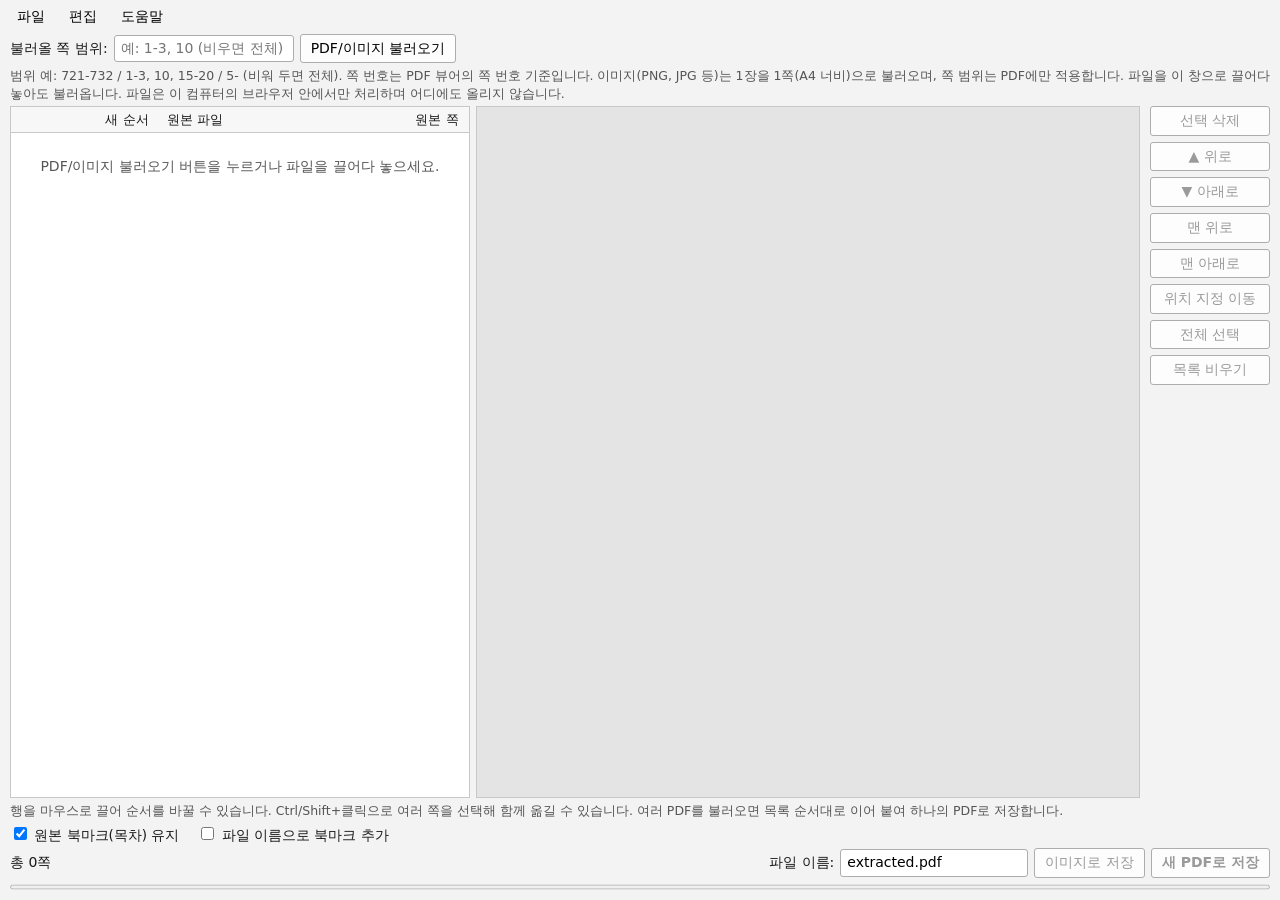
<file: web/index.html>
<!doctype html>
<html lang="ko">
<head>
  <meta charset="utf-8">
  <meta name="viewport" content="width=device-width, initial-scale=1">
  <title>PDF 도구 (웹)</title>
  <link rel="icon" href="icon.png">
  <link rel="stylesheet" href="style.css">
  <!-- Chrome 확장 정책(Manifest V3)에 맞도록 인라인 스크립트와 외부 CDN을 쓰지 않습니다. -->
  <script type="module" src="js/app.js"></script>
</head>
<body>
  <div id="app">
    <nav id="menubar" class="menubar" role="menubar" aria-label="메뉴 막대"></nav>
    <header class="toolbar">
      <label for="range">불러올 쪽 범위:</label>
      <input id="range" type="text" autocomplete="off" spellcheck="false" placeholder="예: 1-3, 10 (비우면 전체)">
      <button id="open-btn" type="button">PDF/이미지 불러오기</button>
      <input id="file-input" type="file" accept=".pdf,application/pdf,.png,.jpg,.jpeg,.bmp,.gif,.tif,.tiff,.webp,image/*" multiple hidden>
    </header>
    <p class="hint">범위 예: 721-732 / 1-3, 10, 15-20 / 5- (비워 두면 전체). 쪽 번호는 PDF 뷰어의 쪽 번호 기준입니다.
      이미지(PNG, JPG 등)는 1장을 1쪽(A4 너비)으로 불러오며, 쪽 범위는 PDF에만 적용합니다.
      파일을 이 창으로 끌어다 놓아도 불러옵니다. 파일은 이 컴퓨터의 브라우저 안에서만 처리하며 어디에도 올리지 않습니다.</p>

    <main class="body">
      <section class="list-wrap" aria-label="쪽 목록">
        <div class="list-head">
          <span class="c-thumb"></span><span class="c-pos">새 순서</span><span class="c-file">원본 파일</span><span class="c-page">원본 쪽</span>
        </div>
        <div id="list" class="list" tabindex="0" role="listbox" aria-multiselectable="true">
          <div id="rows"></div>
          <div id="indicator" class="indicator" hidden></div>
          <div id="empty" class="empty">PDF/이미지 불러오기 버튼을 누르거나 파일을 끌어다 놓으세요.</div>
        </div>
      </section>
      <div id="splitter" class="splitter" title="끌어서 폭 조절"></div>
      <section id="preview" class="preview" aria-label="미리보기"></section>
      <nav class="buttons">
        <button id="delete-btn" type="button">선택 삭제</button>
        <button id="up-btn" type="button">▲ 위로</button>
        <button id="down-btn" type="button">▼ 아래로</button>
        <button id="top-btn" type="button">맨 위로</button>
        <button id="bottom-btn" type="button">맨 아래로</button>
        <button id="moveto-btn" type="button">위치 지정 이동</button>
        <button id="selectall-btn" type="button">전체 선택</button>
        <button id="clear-btn" type="button">목록 비우기</button>
      </nav>
    </main>

    <p class="hint">행을 마우스로 끌어 순서를 바꿀 수 있습니다. Ctrl/Shift+클릭으로 여러 쪽을 선택해 함께 옮길 수 있습니다.
      여러 PDF를 불러오면 목록 순서대로 이어 붙여 하나의 PDF로 저장합니다.</p>
    <div class="options">
      <label><input id="keep-outlines" type="checkbox" checked> 원본 북마크(목차) 유지</label>
      <label><input id="file-bookmarks" type="checkbox"> 파일 이름으로 북마크 추가</label>
    </div>
    <div id="notice" class="notice" hidden></div>
    <footer class="bottom">
      <span id="status">총 0쪽</span>
      <span class="grow"></span>
      <label for="filename">파일 이름:</label>
      <input id="filename" type="text" value="extracted.pdf" spellcheck="false">
      <button id="images-btn" type="button">이미지로 저장</button>
      <button id="save-btn" type="button" class="primary">새 PDF로 저장</button>
    </footer>
    <progress id="progress" max="100" value="0"></progress>
  </div>

  <div id="context-menu" class="menu" role="menu" hidden></div>

  <dialog id="image-dialog" aria-labelledby="image-dialog-title">
    <form method="dialog" id="image-form" novalidate>
      <h2 id="image-dialog-title">이미지로 저장</h2>
      <fieldset>
        <legend>저장할 쪽</legend>
        <label><input type="radio" name="scope" value="selected"> <span id="scope-selected-label">선택한 쪽</span></label>
        <label><input type="radio" name="scope" value="all"> <span id="scope-all-label">목록 전체</span></label>
      </fieldset>
      <fieldset>
        <legend>형식</legend>
        <label><input type="radio" name="format" value="png" checked> PNG (무손실)</label>
        <label><input type="radio" name="format" value="jpg"> JPG</label>
        <label class="inline">품질 (1~95): <input id="jpg-quality" type="number" min="1" max="95" step="1" value="90"></label>
      </fieldset>
      <fieldset>
        <legend>해상도</legend>
        <label class="inline">DPI: <select id="dpi"></select></label>
      </fieldset>
      <p class="hint">여러 장은 zip 파일 하나로 내려받습니다. 파일 이름은 "원본이름_p0001.png"처럼 원본 쪽 번호를 씁니다.</p>
      <p id="image-error" class="dialog-error" hidden></p>
      <div class="dialog-buttons">
        <button type="button" id="image-cancel">취소</button>
        <button type="submit" id="image-ok" class="primary" value="ok">저장</button>
      </div>
    </form>
  </dialog>

  <dialog id="info-dialog" aria-labelledby="info-title">
    <h2 id="info-title"></h2>
    <div id="info-body" class="info-body"></div>
    <div class="dialog-buttons"><button type="button" id="info-close" class="primary">닫기</button></div>
  </dialog>
</body>
</html>
</file>
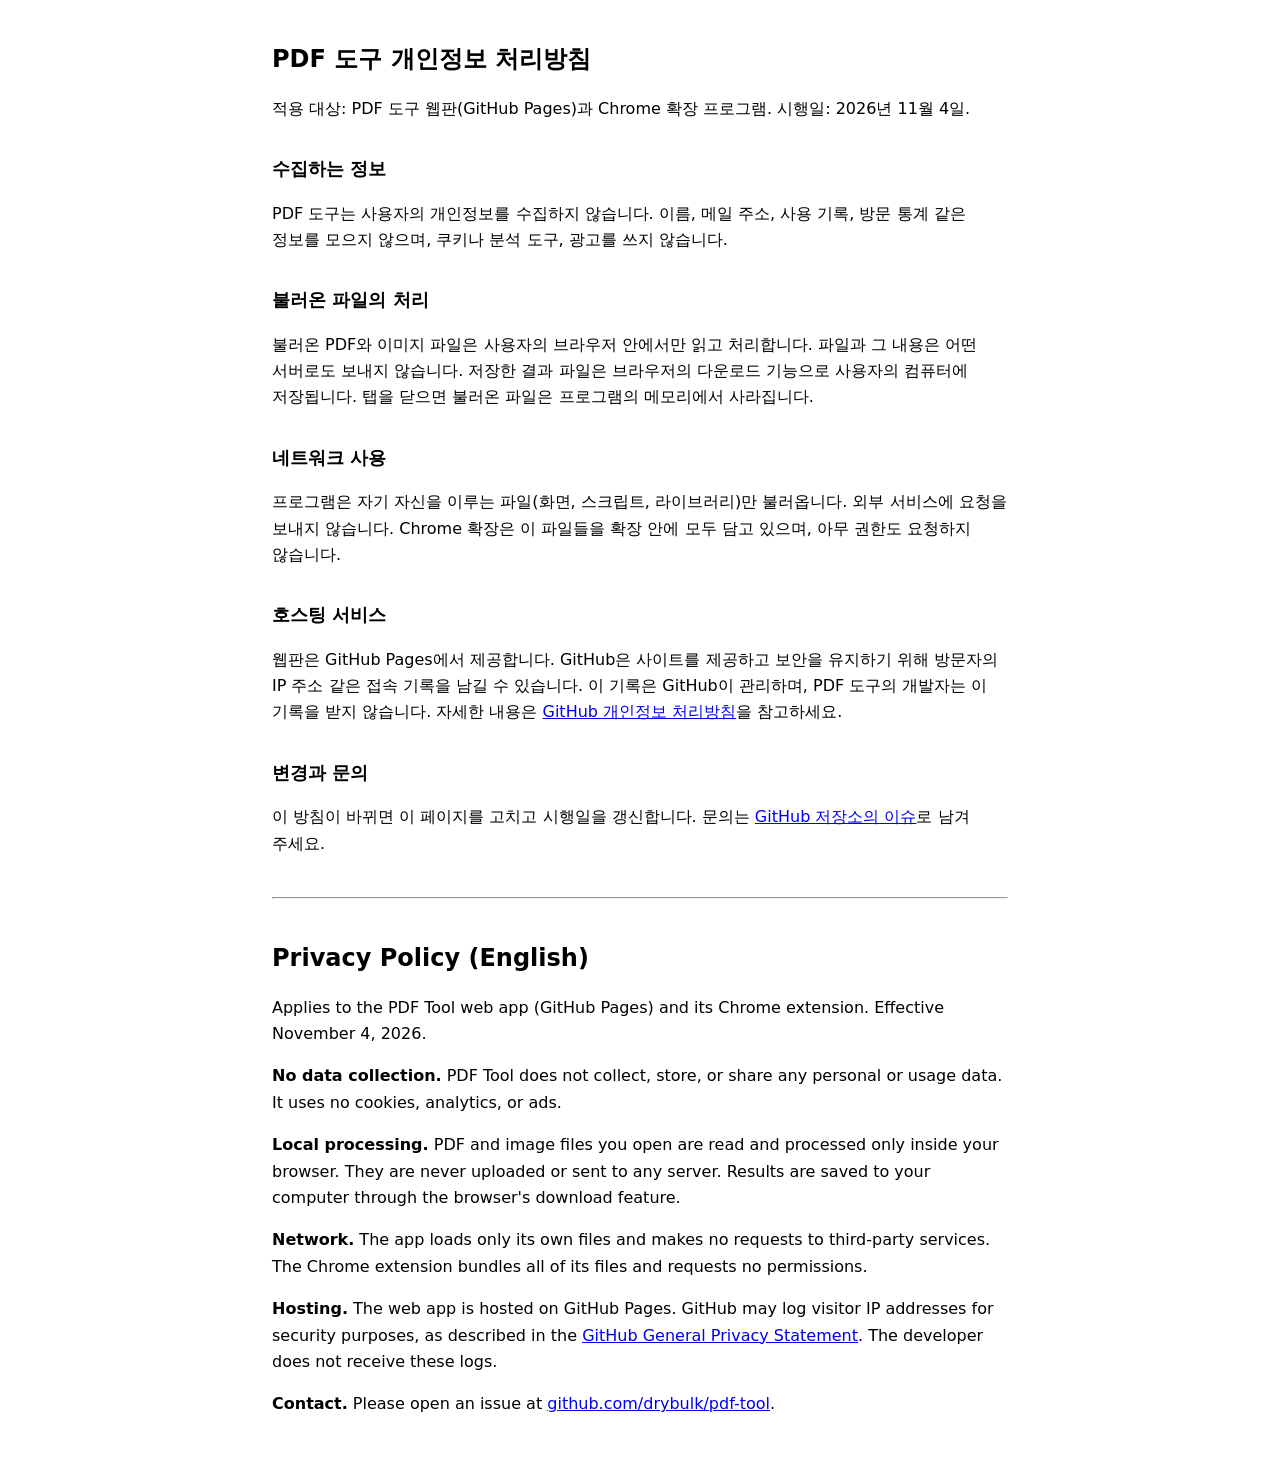
<file: web/privacy.html>
<!doctype html>
<html lang="ko">
<head>
  <meta charset="utf-8">
  <meta name="viewport" content="width=device-width, initial-scale=1">
  <title>PDF 도구: 개인정보 처리방침</title>
  <link rel="icon" href="icon.png">
  <style>
    :root { color-scheme: light dark; }
    body { max-width: 46rem; margin: 0 auto; padding: 1.5rem 1rem 3rem; font-family: system-ui, sans-serif; line-height: 1.65; word-break: keep-all; overflow-wrap: anywhere; }
    h1 { font-size: 1.5rem; }
    h2 { font-size: 1.15rem; margin-top: 2rem; }
    hr { margin: 2.5rem 0; }
  </style>
</head>
<body>
  <h1>PDF 도구 개인정보 처리방침</h1>
  <p>적용 대상: PDF 도구 웹판(GitHub Pages)과 Chrome 확장 프로그램. 시행일: 2026년 11월 4일.</p>

  <h2>수집하는 정보</h2>
  <p>PDF 도구는 사용자의 개인정보를 수집하지 않습니다. 이름, 메일 주소, 사용 기록, 방문 통계 같은 정보를 모으지 않으며, 쿠키나 분석 도구, 광고를 쓰지 않습니다.</p>

  <h2>불러온 파일의 처리</h2>
  <p>불러온 PDF와 이미지 파일은 사용자의 브라우저 안에서만 읽고 처리합니다. 파일과 그 내용은 어떤 서버로도 보내지 않습니다. 저장한 결과 파일은 브라우저의 다운로드 기능으로 사용자의 컴퓨터에 저장됩니다. 탭을 닫으면 불러온 파일은 프로그램의 메모리에서 사라집니다.</p>

  <h2>네트워크 사용</h2>
  <p>프로그램은 자기 자신을 이루는 파일(화면, 스크립트, 라이브러리)만 불러옵니다. 외부 서비스에 요청을 보내지 않습니다. Chrome 확장은 이 파일들을 확장 안에 모두 담고 있으며, 아무 권한도 요청하지 않습니다.</p>

  <h2>호스팅 서비스</h2>
  <p>웹판은 GitHub Pages에서 제공합니다. GitHub은 사이트를 제공하고 보안을 유지하기 위해 방문자의 IP 주소 같은 접속 기록을 남길 수 있습니다. 이 기록은 GitHub이 관리하며, PDF 도구의 개발자는 이 기록을 받지 않습니다. 자세한 내용은 <a href="https://docs.github.com/site-policy/privacy-policies/github-general-privacy-statement">GitHub 개인정보 처리방침</a>을 참고하세요.</p>

  <h2>변경과 문의</h2>
  <p>이 방침이 바뀌면 이 페이지를 고치고 시행일을 갱신합니다. 문의는 <a href="https://github.com/drybulk/pdf-tool/issues">GitHub 저장소의 이슈</a>로 남겨 주세요.</p>

  <hr>

  <h1 lang="en">Privacy Policy (English)</h1>
  <div lang="en">
    <p>Applies to the PDF Tool web app (GitHub Pages) and its Chrome extension. Effective November 4, 2026.</p>
    <p><strong>No data collection.</strong> PDF Tool does not collect, store, or share any personal or usage data. It uses no cookies, analytics, or ads.</p>
    <p><strong>Local processing.</strong> PDF and image files you open are read and processed only inside your browser. They are never uploaded or sent to any server. Results are saved to your computer through the browser's download feature.</p>
    <p><strong>Network.</strong> The app loads only its own files and makes no requests to third-party services. The Chrome extension bundles all of its files and requests no permissions.</p>
    <p><strong>Hosting.</strong> The web app is hosted on GitHub Pages. GitHub may log visitor IP addresses for security purposes, as described in the <a href="https://docs.github.com/site-policy/privacy-policies/github-general-privacy-statement">GitHub General Privacy Statement</a>. The developer does not receive these logs.</p>
    <p><strong>Contact.</strong> Please open an issue at <a href="https://github.com/drybulk/pdf-tool/issues">github.com/drybulk/pdf-tool</a>.</p>
  </div>
</body>
</html>
</file>
<file: web/style.css>
:root {
  --row-h: 110px;          /* 행 높이. app.js가 이 값을 읽어 놓을 위치를 계산함 */
  --thumb-w: 72px;         /* 썸네일 칸 (데스크톱판 THUMB_BOX와 같음) */
  --thumb-h: 102px;
  --border: #c8c8c8;
  --muted: #555555;
  --select-bg: #1f4e8c;    /* 선택 색 (데스크톱판과 같은 짙은 파랑) */
  --select-fg: #ffffff;
  --flash-bg: #e8891c;     /* 옮긴 직후 0.4초 동안의 강조색 (주황) */
  --drop: #e02020;         /* 놓을 위치 표시선 (빨강) */
  color-scheme: light;
}

* { box-sizing: border-box; }

html, body {
  height: 100%;
  margin: 0;
  background: #f3f3f3;
  color: #1a1a1a;
  font: 14px/1.4 system-ui, "Segoe UI", "Malgun Gothic", "Apple SD Gothic Neo", sans-serif;
}

#app {
  display: flex;
  flex-direction: column;
  height: 100%;
  padding: 8px 10px;
  gap: 4px;
}

button, input { font: inherit; }
button {
  padding: 4px 10px;
  border: 1px solid #adadad;
  border-radius: 3px;
  background: #fdfdfd;
  cursor: pointer;
}
button:hover:not(:disabled) { background: #e5f1fb; border-color: #0078d4; }
button:disabled { color: #9a9a9a; cursor: default; }
button.primary { font-weight: 600; }
input[type="text"] { padding: 3px 6px; border: 1px solid #adadad; border-radius: 3px; }

.toolbar, .bottom { display: flex; align-items: center; gap: 6px; flex-wrap: wrap; }
.toolbar #range { width: 180px; }
.sep { width: 12px; }
.grow { flex: 1; }
.hint { margin: 0; color: var(--muted); font-size: 12.5px; }

.body {
  flex: 1;
  min-height: 0;          /* 창이 낮으면 목록이 줄어들고 아래쪽 버튼은 밀려나지 않음 */
  display: flex;
  gap: 0;
}

.list-wrap {
  flex: 0 0 var(--list-w, 460px);
  min-width: 260px;
  display: flex;
  flex-direction: column;
  border: 1px solid var(--border);
  background: #ffffff;
}
.list-head, .row { display: flex; align-items: center; }
.list-head {
  border-bottom: 1px solid var(--border);
  background: #f7f7f7;
  font-size: 13px;
  height: 26px;
}
.c-thumb { flex: 0 0 calc(var(--thumb-w) + 12px); }
.c-pos { flex: 0 0 64px; text-align: center; }
.c-file { flex: 1; min-width: 0; padding: 0 8px; overflow: hidden; text-overflow: ellipsis; white-space: nowrap; }
.c-page { flex: 0 0 64px; text-align: center; }

.list {
  position: relative;
  flex: 1;
  min-height: 0;
  overflow-y: auto;
  outline: none;
  user-select: none;
}
.list:focus-visible { box-shadow: inset 0 0 0 2px #0078d4; }
.row {
  height: var(--row-h);
  border-bottom: 1px solid #eeeeee;
  cursor: default;
}
.row.selected { background: var(--select-bg); color: var(--select-fg); }
.row.selected.flash { background: var(--flash-bg); }
.row .c-thumb { display: flex; justify-content: center; align-items: center; height: 100%; }
.thumb {
  width: var(--thumb-w);
  height: var(--thumb-h);
  display: flex;
  justify-content: center;
  align-items: center;
}
.thumb img { max-width: 100%; max-height: 100%; box-shadow: 0 0 0 1px #b0b0b0; background: #fff; }
.thumb.pending::after, .thumb.failed::after {
  content: "";
  width: 60px;
  height: 85px;
  background: #e2e2e2;
}
.thumb.failed::after { background: #bdbdbd; }

.indicator {
  position: absolute;
  left: 0;
  right: 0;
  height: 3px;
  background: var(--drop);
  pointer-events: none;
}
.empty { padding: 24px; color: var(--muted); text-align: center; }

.splitter { flex: 0 0 6px; cursor: col-resize; }
.preview {
  flex: 1;
  min-width: 120px;
  display: flex;
  justify-content: center;
  align-items: center;
  border: 1px solid var(--border);
  background: #e4e4e4;
  overflow: hidden;
}
.preview canvas { box-shadow: 0 1px 4px rgba(0, 0, 0, 0.35); background: #fff; }

.buttons {
  flex: 0 0 auto;
  display: flex;
  flex-direction: column;
  gap: 6px;
  padding-left: 10px;
  min-height: 0;
  overflow-y: auto;       /* 창이 아주 낮으면 버튼 열을 스크롤함 (아래쪽 안내와 겹치지 않게) */
}
.buttons button { width: 120px; }

.notice {
  padding: 6px 10px;
  border-radius: 3px;
  background: #e9f3e6;
  border: 1px solid #9cc28f;
  white-space: pre-line;
}
.notice.error { background: #fbe9e9; border-color: #d99a9a; }
.notice.warn { background: #fdf5df; border-color: #d9bf72; }

progress { width: 100%; height: 10px; }

body.file-over #app { outline: 3px dashed #0078d4; outline-offset: -6px; }

/* 메뉴 막대와 메뉴 (데스크톱판의 파일, 편집, 도움말과 우클릭 메뉴) */
.menubar { display: flex; gap: 2px; margin: -4px 0 0 -4px; }
.menubar > button {
  border: 1px solid transparent;
  background: transparent;
  padding: 2px 10px;
}
.menubar > button[aria-expanded="true"], .menubar > button:hover { background: #e5f1fb; border-color: #cce4f7; }
.menu {
  position: fixed;
  z-index: 50;
  min-width: 220px;
  padding: 4px 0;
  background: #ffffff;
  border: 1px solid #b9b9b9;
  box-shadow: 0 4px 14px rgba(0, 0, 0, 0.18);
}
.menu button {
  display: flex;
  width: 100%;
  gap: 24px;
  justify-content: space-between;
  border: 0;
  border-radius: 0;
  background: transparent;
  padding: 5px 16px 5px 24px;
  text-align: left;
  white-space: nowrap;
}
.menu button:hover:not(:disabled), .menu button:focus-visible { background: #e5f1fb; outline: none; }
.menu .accel { color: var(--muted); }
.menu button:disabled .accel { color: inherit; }
.menu hr { border: 0; border-top: 1px solid #e0e0e0; margin: 4px 0; }

.options { display: flex; gap: 18px; flex-wrap: wrap; font-size: 13.5px; }

dialog {
  border: 1px solid #b9b9b9;
  border-radius: 6px;
  padding: 16px 20px;
  max-width: min(520px, calc(100vw - 32px));
  box-shadow: 0 8px 30px rgba(0, 0, 0, 0.25);
}
dialog::backdrop { background: rgba(0, 0, 0, 0.25); }
dialog h2 { margin: 0 0 10px; font-size: 16px; }
dialog fieldset { border: 1px solid #dddddd; margin: 0 0 10px; padding: 6px 12px 10px; }
dialog fieldset label { display: block; margin: 4px 0; }
dialog fieldset label.inline { display: inline-block; margin-top: 6px; }
dialog input[type="number"] { width: 70px; }
.dialog-buttons { display: flex; justify-content: flex-end; gap: 8px; margin-top: 12px; }
.dialog-error { color: #b42318; margin: 6px 0 0; }
.info-body { white-space: pre-wrap; font-size: 13.5px; }
.info-body table { border-collapse: collapse; }
.info-body td { padding: 2px 12px 2px 0; vertical-align: top; }

/* 좁거나 낮은 창: 안내 문구를 숨겨 목록 자리를 확보함 (범위 예시는 입력 칸의 흐린 글자로, 사용법은 도움말 메뉴로 볼 수 있음) */
@media (max-width: 760px), (max-height: 560px) {
  #app > .hint { display: none; }
}

/* 좁은 화면: 미리보기를 숨기고 버튼을 목록 아래에 한 줄로 */
@media (max-width: 760px) {
  .body { flex-direction: column; }
  .preview, .splitter { display: none; }
  .list-wrap { flex: 1 1 auto; min-width: 0; min-height: 0; }
  .buttons { flex: 0 0 auto; flex-direction: row; flex-wrap: wrap; gap: 4px; padding: 6px 0 0; overflow: visible; }
  .buttons button { width: auto; padding: 3px 8px; }
}
</file>
